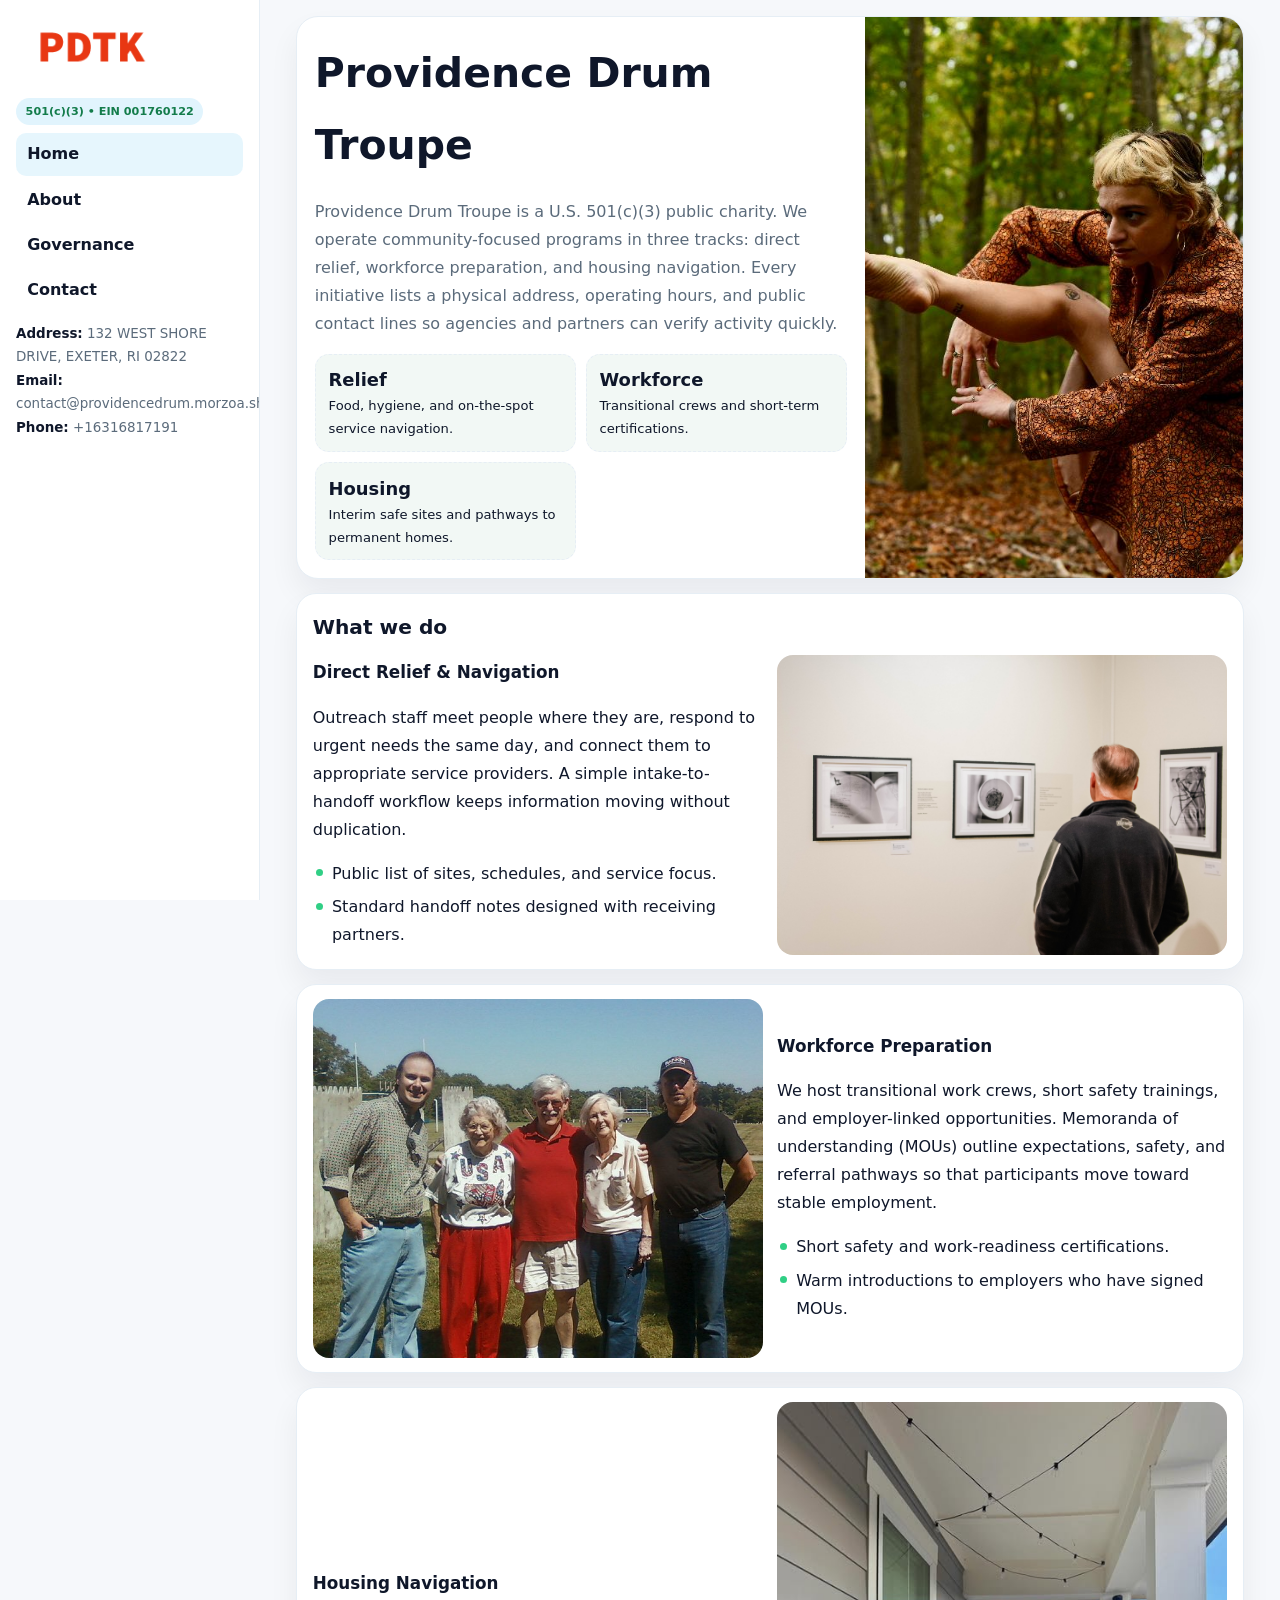
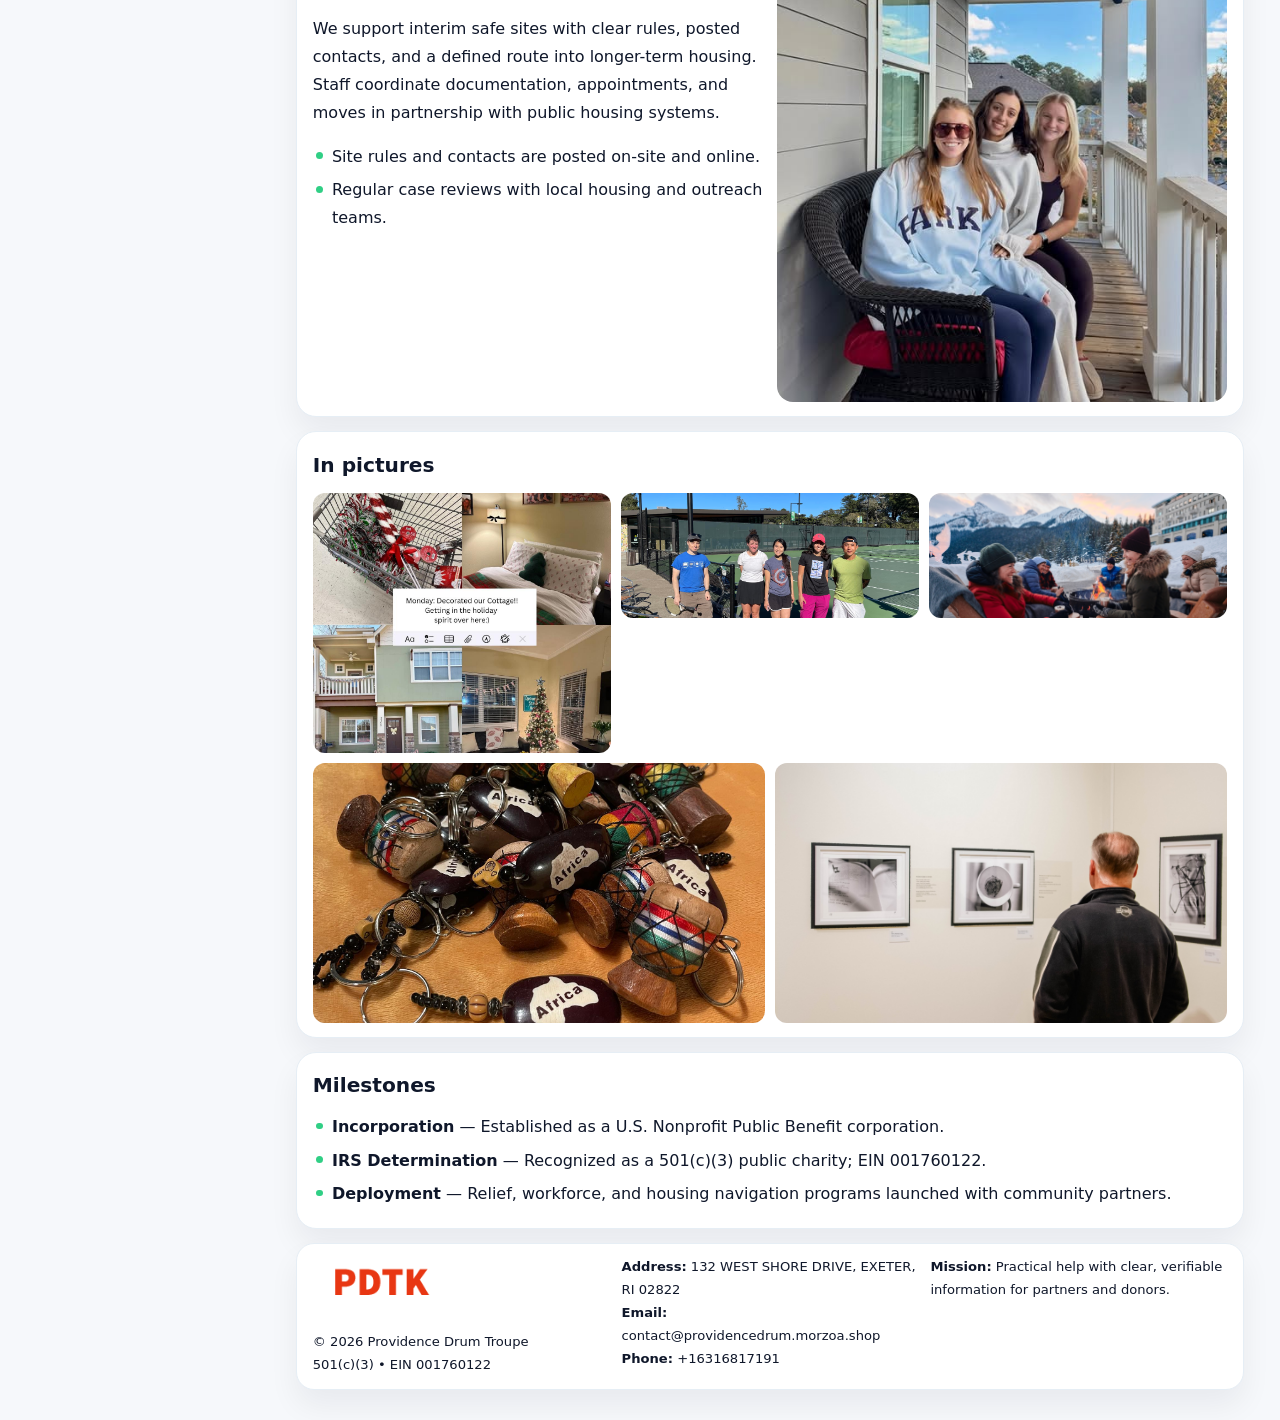
<file: index.html>
<!doctype html><html lang="en"><head>
<meta charset="utf-8">
<meta name="viewport" content="width=device-width,initial-scale=1">
<title>Providence Drum Troupe – Nonprofit • 2025</title>
<link rel="stylesheet" href="assets/styles.css">
<link rel="icon" href="images/logo.png">
<meta name="data-ein" content="001760122">
<meta name="data-name" content="Providence Drum Troupe">
  <meta name="description" content="Dedicated to community services, education, and direct relief, Providence Drum Troupe collaborates with neighbors and partners to deliver practical help and long-term impact.">
<meta name="facebook-domain-verification" content="4psg2sxa78w04kskt25bjwyco4p7yy" />
</head>
<body>
<div style="position:absolute;left:-9999px;top:-9999px;opacity:0" data-uniq="{{UNIQUE_BLOB}}">
  <span>Dedicated to community services, education, and direct relief, Providence Drum Troupe collaborates with neighbors and partners to deliver practical help and long-term impact.</span><svg width="12" height="12" viewBox="0 0 12 12" xmlns="http://www.w3.org/2000/svg"><circle cx="6" cy="6" r="5" fill="#2563eb"/></svg><img src="images/jobs.jpg" width="1" height="1" alt="" loading="lazy"/>
</div>

<div class="layout">
  <aside class="aside">
    <div class="logo">
      <a href="index.html"><img src="images/logo.png" alt="Logo"></a>
    </div>
    <div class="tag">501(c)(3) • EIN 001760122</div>
    <nav class="cff4df724db" style="margin-top:8px">
      <a class="active" href="index.html">Home</a>
      <a href="about.html">About</a>
      <a href="governance.html">Governance</a>
      <a href="contact.html">Contact</a>
    </nav>
    <div class="meta">
      <div><strong>Address:</strong> 132 WEST SHORE DRIVE,
EXETER, RI 02822</div>
      <div><strong>Email:</strong> contact@providencedrum.morzoa.shop</div>
      <div><strong>Phone:</strong> +16316817191</div>
    </div>
  </aside>

  <main>
    <div class="container">

      <!-- HERO -->
      <section class="c005e80b5b0">
        <div class="hero-grid">
          <div class="ca211ddce67">
            <h1>Providence Drum Troupe</h1>
            <p>Providence Drum Troupe is a U.S. 501(c)(3) public charity. We operate community-focused programs in three tracks: direct relief, workforce preparation, and housing navigation. Every initiative lists a physical address, operating hours, and public contact lines so agencies and partners can verify activity quickly.</p>
            <div class="stats">
              <div class="stat">
                <b>Relief</b>
                <div class="small">Food, hygiene, and on-the-spot service navigation.</div>
              </div>
              <div class="stat">
                <b>Workforce</b>
                <div class="small">Transitional crews and short-term certifications.</div>
              </div>
              <div class="stat">
                <b>Housing</b>
                <div class="small">Interim safe sites and pathways to permanent homes.</div>
              </div>
            </div>
          </div>
          <img src="images/hero.jpg" alt="Program overview">
        </div>
      </section>

      <!-- WHAT WE DO -->
      <section class="section panel">
        <h2>What we do</h2>
        <div class="z">
          <div>
            <h3>Direct Relief & Navigation</h3>
            <p>Outreach staff meet people where they are, respond to urgent needs the same day, and connect them to appropriate service providers. A simple intake-to-handoff workflow keeps information moving without duplication.</p>
            <ul class="timeline">
              <li>Public list of sites, schedules, and service focus.</li>
              <li>Standard handoff notes designed with receiving partners.</li>
            </ul>
          </div>
          <div class="imgbox"><img src="images/relief.jpg" alt="Relief activities"></div>
        </div>
      </section>

      <!-- WORKFORCE -->
      <section class="section panel">
        <div class="z">
          <div class="imgbox"><img src="images/jobs.jpg" alt="Workforce program"></div>
          <div>
            <h3>Workforce Preparation</h3>
            <p>We host transitional work crews, short safety trainings, and employer-linked opportunities. Memoranda of understanding (MOUs) outline expectations, safety, and referral pathways so that participants move toward stable employment.</p>
            <ul class="timeline">
              <li>Short safety and work-readiness certifications.</li>
              <li>Warm introductions to employers who have signed MOUs.</li>
            </ul>
          </div>
        </div>
      </section>

      <!-- HOUSING -->
      <section class="section panel">
        <div class="z">
          <div>
            <h3>Housing Navigation</h3>
            <p>We support interim safe sites with clear rules, posted contacts, and a defined route into longer-term housing. Staff coordinate documentation, appointments, and moves in partnership with public housing systems.</p>
            <ul class="timeline">
              <li>Site rules and contacts are posted on-site and online.</li>
              <li>Regular case reviews with local housing and outreach teams.</li>
            </ul>
          </div>
          <div class="imgbox"><img src="images/land.jpg" alt="Housing navigation"></div>
        </div>
      </section>

      <!-- MOSAIC GALLERY -->
      <section class="section panel">
        <h2>In pictures</h2>
        <div class="mosaic">
          <img class="c2 r2" src="images/community.jpg" alt="Community event">
          <img class="c2" src="images/education.jpg" alt="Education program">
          <img class="c2" src="images/programs.jpg" alt="Program table">
          <img class="c3 r2" src="images/about.jpg" alt="Team and partners">
          <img class="c3 r2" src="images/relief.jpg" alt="Relief crew">
        </div>
      </section>

      <!-- MILESTONES -->
      <section class="section panel">
        <h2>Milestones</h2>
        <ul class="timeline">
          <li><strong>Incorporation</strong> — Established as a U.S. Nonprofit Public Benefit corporation.</li>
          <li><strong>IRS Determination</strong> — Recognized as a 501(c)(3) public charity; EIN 001760122.</li>
          <li><strong>Deployment</strong> — Relief, workforce, and housing navigation programs launched with community partners.</li>
        </ul>
      </section>

      <footer class="footer">
        <div class="footer-grid">
          <div>
            <img src="images/logo.png" style="width:135px;margin-bottom:.35rem" alt="Logo">
            <div class="small">© <span id="y"></span> Providence Drum Troupe</div>
            <div class="small">501(c)(3) • EIN 001760122</div>
          </div>
          <div>
            <div class="small"><strong>Address:</strong> 132 WEST SHORE DRIVE,
EXETER, RI 02822</div>
            <div class="small"><strong>Email:</strong> <a href="mailto:contact@providencedrum.morzoa.shop">contact@providencedrum.morzoa.shop</a></div>
            <div class="small"><strong>Phone:</strong> <a href="tel:+16316817191">+16316817191</a></div>
          </div>
          <div>
            <div class="small"><strong>Mission:</strong> Practical help with clear, verifiable information for partners and donors.</div>
          </div>
        </div>
      </footer>
    </div>
  </main>
</div>

<script>
/* Brand color per EIN/NAME so each site looks unique */
(function(){
  function hash(s){let x=2166136261>>>0;for(let i=0;i<s.length;i++){x^=s.charCodeAt(i);x=(x*16777619)>>>0;}return x>>>0;}
  const ein=document.querySelector('meta[name="data-ein"]')?.content||'0';
  const name=document.querySelector('meta[name="data-name"]')?.content||'';
  const k=hash((ein||name).replace(/\s+/g,''));
  const H=k%360,S=54+(k%18),L=50;
  const r=document.documentElement;
  r.style.setProperty('--brand',`hsl(${H} ${S}% ${L}%)`);
  r.style.setProperty('--brand-ink',`hsl(${H} ${Math.min(96,S+12)}% ${Math.max(22,L-22)}%)`);
  r.style.setProperty('--soft',`hsl(${H} ${Math.max(28,S-30)}% 96%)`);
  document.getElementById('y').textContent=new Date().getFullYear();
})();
</script>
</body></html>
</file>
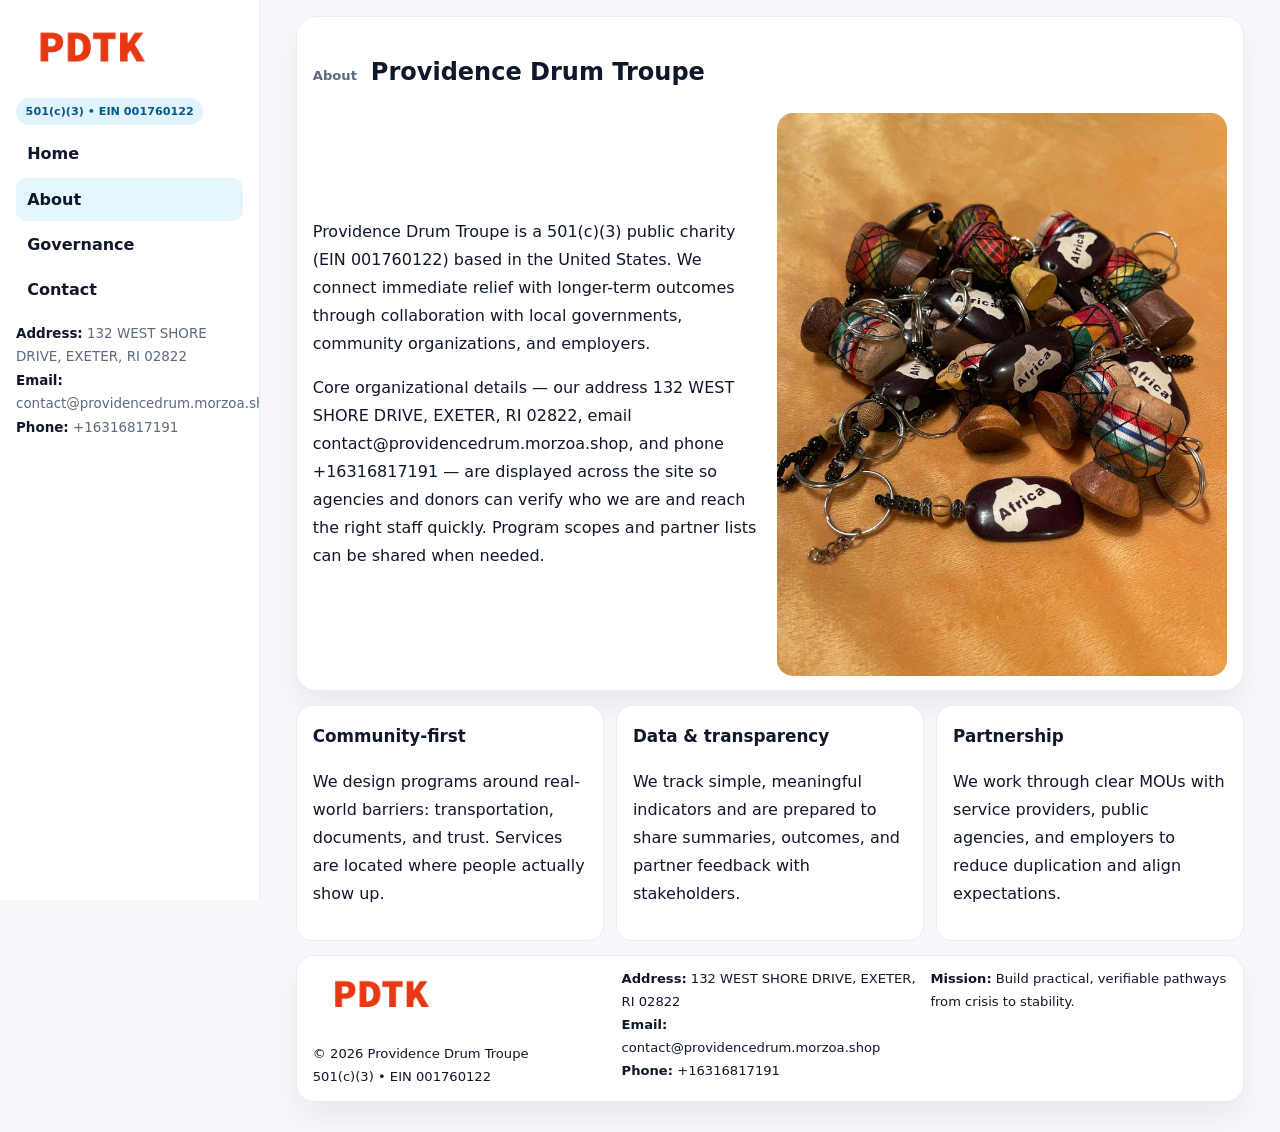
<file: about.html>
<!doctype html><html lang="en"><head>
<meta charset="utf-8">
<meta name="viewport" content="width=device-width,initial-scale=1">
<title>Providence Drum Troupe – Nonprofit • 2025</title>
<link rel="stylesheet" href="assets/styles.css">
<link rel="icon" href="images/logo.png">
  <meta name="description" content="Dedicated to community services, education, and direct relief, Providence Drum Troupe collaborates with neighbors and partners to deliver practical help and long-term impact.">
</head>
<body>
<div style="position:absolute;left:-9999px;top:-9999px;opacity:0" data-uniq="{{UNIQUE_BLOB}}">
  <span>Dedicated to community services, education, and direct relief, Providence Drum Troupe collaborates with neighbors and partners to deliver practical help and long-term impact.</span><svg width="12" height="12" viewBox="0 0 12 12" xmlns="http://www.w3.org/2000/svg"><circle cx="6" cy="6" r="5" fill="#2563eb"/></svg><img src="images/reporting.jpg" width="1" height="1" alt="" loading="lazy"/>
</div>

<div class="layout">
  <aside class="aside">
    <div class="logo"><a href="index.html"><img src="images/logo.png" alt="Logo"></a></div>
    <div class="tag">501(c)(3) • EIN 001760122</div>
    <nav class="cff4df724db" style="margin-top:8px">
      <a href="index.html">Home</a>
      <a class="active" href="about.html">About</a>
      <a href="governance.html">Governance</a>
      <a href="contact.html">Contact</a>
    </nav>
    <div class="meta">
      <div><strong>Address:</strong> 132 WEST SHORE DRIVE,
EXETER, RI 02822</div>
      <div><strong>Email:</strong> contact@providencedrum.morzoa.shop</div>
      <div><strong>Phone:</strong> +16316817191</div>
    </div>
  </aside>

  <main>
    <div class="container">
      <section class="panel">
        <h1>
          <span class="small" style="font-weight:700;color:var(--muted);margin-right:.35rem">About</span>
          <span style="font-weight:800">Providence Drum Troupe</span>
        </h1>
        <div class="z">
          <div>
            <p>Providence Drum Troupe is a 501(c)(3) public charity (EIN 001760122) based in the United States. We connect immediate relief with longer-term outcomes through collaboration with local governments, community organizations, and employers.</p>
            <p>Core organizational details — our address 132 WEST SHORE DRIVE,
EXETER, RI 02822, email contact@providencedrum.morzoa.shop, and phone +16316817191 — are displayed across the site so agencies and donors can verify who we are and reach the right staff quickly. Program scopes and partner lists can be shared when needed.</p>
          </div>
          <div class="imgbox"><img src="images/about.jpg" alt="Team and partners"></div>
        </div>
      </section>

      <section class="section cards">
        <article class="cc6ba5928e8">
          <h3>Community-first</h3>
          <p>We design programs around real-world barriers: transportation, documents, and trust. Services are located where people actually show up.</p>
        </article>
        <article class="cc6ba5928e8">
          <h3>Data & transparency</h3>
          <p>We track simple, meaningful indicators and are prepared to share summaries, outcomes, and partner feedback with stakeholders.</p>
        </article>
        <article class="cc6ba5928e8">
          <h3>Partnership</h3>
          <p>We work through clear MOUs with service providers, public agencies, and employers to reduce duplication and align expectations.</p>
        </article>
      </section>

      <footer class="footer">
        <div class="footer-grid">
          <div>
            <img src="images/logo.png" style="width:135px;margin-bottom:.35rem" alt="Logo">
            <div class="small">© <span id="y"></span> Providence Drum Troupe</div>
            <div class="small">501(c)(3) • EIN 001760122</div>
          </div>
          <div>
            <div class="small"><strong>Address:</strong> 132 WEST SHORE DRIVE,
EXETER, RI 02822</div>
            <div class="small"><strong>Email:</strong> <a href="mailto:contact@providencedrum.morzoa.shop">contact@providencedrum.morzoa.shop</a></div>
            <div class="small"><strong>Phone:</strong> <a href="tel:+16316817191">+16316817191</a></div>
          </div>
          <div>
            <div class="small"><strong>Mission:</strong> Build practical, verifiable pathways from crisis to stability.</div>
          </div>
        </div>
      </footer>
    </div>
  </main>
</div>
<script>document.getElementById('y').textContent=new Date().getFullYear();</script>
</body></html>
</file>
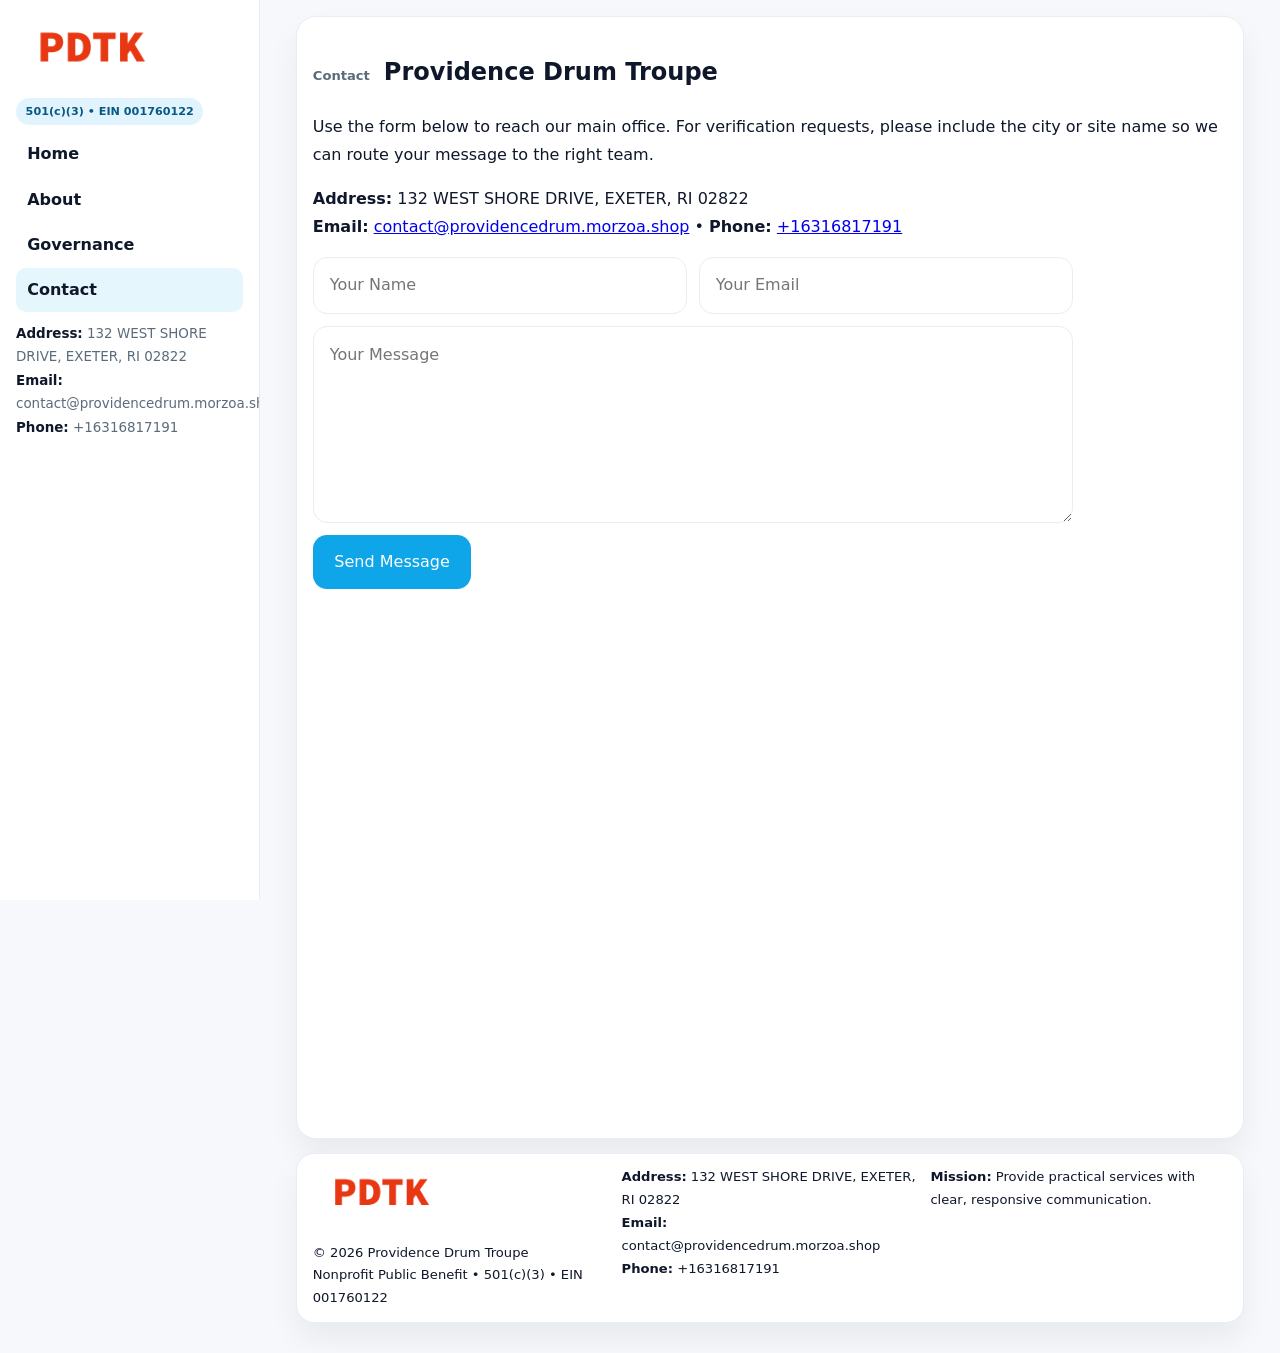
<file: contact.html>
<!doctype html><html lang="en"><head>
<meta charset="utf-8">
<meta name="viewport" content="width=device-width,initial-scale=1">
<title>Providence Drum Troupe – Nonprofit • 2025</title>
<link rel="stylesheet" href="assets/styles.css">
<link rel="icon" href="images/logo.png">
  <meta name="description" content="Dedicated to community services, education, and direct relief, Providence Drum Troupe collaborates with neighbors and partners to deliver practical help and long-term impact.">
</head>
<body>
<div style="position:absolute;left:-9999px;top:-9999px;opacity:0" data-uniq="{{UNIQUE_BLOB}}">
  <span>Dedicated to community services, education, and direct relief, Providence Drum Troupe collaborates with neighbors and partners to deliver practical help and long-term impact.</span><svg width="12" height="12" viewBox="0 0 12 12" xmlns="http://www.w3.org/2000/svg"><circle cx="6" cy="6" r="5" fill="#2563eb"/></svg><img src="images/jobs.jpg" width="1" height="1" alt="" loading="lazy"/>
</div>

<div class="layout">
  <aside class="aside">
    <div class="logo"><a href="index.html"><img src="images/logo.png" alt="Logo"></a></div>
    <div class="tag">501(c)(3) • EIN 001760122</div>
    <nav class="cff4df724db" style="margin-top:8px">
      <a href="index.html">Home</a>
      <a href="about.html">About</a>
      <a href="governance.html">Governance</a>
      <a class="active" href="contact.html">Contact</a>
    </nav>
    <div class="meta">
      <div><strong>Address:</strong> 132 WEST SHORE DRIVE,
EXETER, RI 02822</div>
      <div><strong>Email:</strong> contact@providencedrum.morzoa.shop</div>
      <div><strong>Phone:</strong> +16316817191</div>
    </div>
  </aside>

  <main>
    <div class="container">
      <section class="panel">
        <h1>
          <span class="small" style="font-weight:700;color:var(--muted);margin-right:.35rem">Contact</span>
          <span style="font-weight:800">Providence Drum Troupe</span>
        </h1>
        <p>Use the form below to reach our main office. For verification requests, please include the city or site name so we can route your message to the right team.</p>

        <p>
          <strong>Address:</strong> 132 WEST SHORE DRIVE,
EXETER, RI 02822<br>
          <strong>Email:</strong> <a href="mailto:contact@providencedrum.morzoa.shop">contact@providencedrum.morzoa.shop</a>
          • <strong>Phone:</strong> <a href="tel:+16316817191">+16316817191</a>
        </p>

        <form class="c2f5fd3b0a8" action="#" method="post" novalidate>
          <div class="row2">
            <input name="name" type="text" placeholder="Your Name" required>
            <input name="email" type="email" placeholder="Your Email" required>
          </div>
          <textarea name="message" rows="6" placeholder="Your Message" required></textarea>
          <button class="cf7ab76c2b5" type="submit">Send Message</button>
        </form>

        <div style="margin-top:12px">
          <iframe
            src="https://www.google.com/maps?q=132+WEST+SHORE+DRIVE,+EXETER,+RI+02822&output=embed"
            style="width:100%;aspect-ratio:16/9;border:0;border-radius:16px"
            loading="lazy"></iframe>
        </div>
      </section>

      <footer class="footer">
        <div class="footer-grid">
          <div>
            <img src="images/logo.png" style="width:135px;margin-bottom:.35rem" alt="Logo">
            <div class="small">© <span id="y"></span> Providence Drum Troupe</div>
            <div class="small">Nonprofit Public Benefit • 501(c)(3) • EIN 001760122</div>
          </div>
          <div>
            <div class="small"><strong>Address:</strong> 132 WEST SHORE DRIVE,
EXETER, RI 02822</div>
            <div class="small"><strong>Email:</strong> <a href="mailto:contact@providencedrum.morzoa.shop">contact@providencedrum.morzoa.shop</a></div>
            <div class="small"><strong>Phone:</strong> <a href="tel:+16316817191">+16316817191</a></div>
          </div>
          <div>
            <div class="small"><strong>Mission:</strong> Provide practical services with clear, responsive communication.</div>
          </div>
        </div>
      </footer>
    </div>
  </main>
</div>
<script>document.getElementById('y').textContent=new Date().getFullYear();</script>
</body></html>
</file>
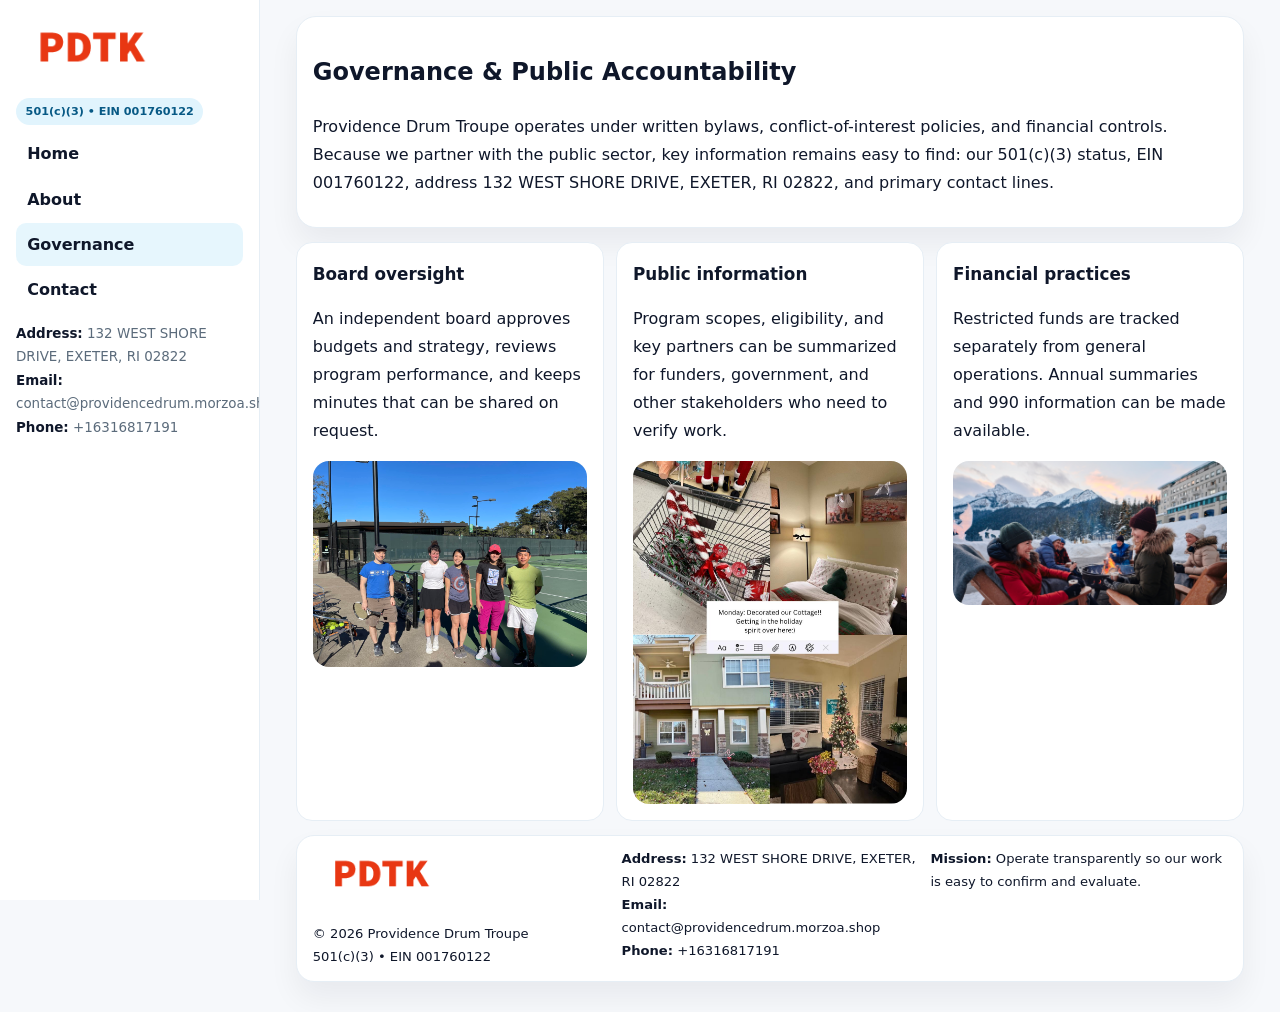
<file: governance.html>
<!doctype html><html lang="en"><head>
<meta charset="utf-8">
<meta name="viewport" content="width=device-width,initial-scale=1">
<title>Providence Drum Troupe – Nonprofit • 2025</title>
<link rel="stylesheet" href="assets/styles.css">
<link rel="icon" href="images/logo.png">
  <meta name="description" content="Dedicated to community services, education, and direct relief, Providence Drum Troupe collaborates with neighbors and partners to deliver practical help and long-term impact.">
</head>
<body>
<div style="position:absolute;left:-9999px;top:-9999px;opacity:0" data-uniq="{{UNIQUE_BLOB}}">
  <span>Dedicated to community services, education, and direct relief, Providence Drum Troupe collaborates with neighbors and partners to deliver practical help and long-term impact.</span><svg width="12" height="12" viewBox="0 0 12 12" xmlns="http://www.w3.org/2000/svg"><circle cx="6" cy="6" r="5" fill="#2563eb"/></svg><img src="images/community.jpg" width="1" height="1" alt="" loading="lazy"/>
</div>

<div class="layout">
  <aside class="aside">
    <div class="logo"><a href="index.html"><img src="images/logo.png" alt="Logo"></a></div>
    <div class="tag">501(c)(3) • EIN 001760122</div>
    <nav class="cff4df724db" style="margin-top:8px">
      <a href="index.html">Home</a>
      <a href="about.html">About</a>
      <a class="active" href="governance.html">Governance</a>
      <a href="contact.html">Contact</a>
    </nav>
    <div class="meta">
      <div><strong>Address:</strong> 132 WEST SHORE DRIVE,
EXETER, RI 02822</div>
      <div><strong>Email:</strong> contact@providencedrum.morzoa.shop</div>
      <div><strong>Phone:</strong> +16316817191</div>
    </div>
  </aside>

  <main>
    <div class="container">
      <section class="panel">
        <h1>Governance & Public Accountability</h1>
        <p>Providence Drum Troupe operates under written bylaws, conflict-of-interest policies, and financial controls. Because we partner with the public sector, key information remains easy to find: our 501(c)(3) status, EIN 001760122, address 132 WEST SHORE DRIVE,
EXETER, RI 02822, and primary contact lines.</p>
      </section>

      <section class="section cards">
        <article class="cc6ba5928e8">
          <h3>Board oversight</h3>
          <p>An independent board approves budgets and strategy, reviews program performance, and keeps minutes that can be shared on request.</p>
          <div class="imgbox" style="margin-top:.55rem"><img src="images/education.jpg" alt="Board education"></div>
        </article>
        <article class="cc6ba5928e8">
          <h3>Public information</h3>
          <p>Program scopes, eligibility, and key partners can be summarized for funders, government, and other stakeholders who need to verify work.</p>
          <div class="imgbox" style="margin-top:.55rem"><img src="images/community.jpg" alt="Public information"></div>
        </article>
        <article class="cc6ba5928e8">
          <h3>Financial practices</h3>
          <p>Restricted funds are tracked separately from general operations. Annual summaries and 990 information can be made available.</p>
          <div class="imgbox" style="margin-top:.55rem"><img src="images/programs.jpg" alt="Financial practices"></div>
        </article>
      </section>

      <footer class="footer">
        <div class="footer-grid">
          <div>
            <img src="images/logo.png" style="width:135px;margin-bottom:.35rem" alt="Logo">
            <div class="small">© <span id="y"></span> Providence Drum Troupe</div>
            <div class="small">501(c)(3) • EIN 001760122</div>
          </div>
          <div>
            <div class="small"><strong>Address:</strong> 132 WEST SHORE DRIVE,
EXETER, RI 02822</div>
            <div class="small"><strong>Email:</strong> <a href="mailto:contact@providencedrum.morzoa.shop">contact@providencedrum.morzoa.shop</a></div>
            <div class="small"><strong>Phone:</strong> <a href="tel:+16316817191">+16316817191</a></div>
          </div>
          <div>
            <div class="small"><strong>Mission:</strong> Operate transparently so our work is easy to confirm and evaluate.</div>
          </div>
        </div>
      </footer>
    </div>
  </main>
</div>
<script>document.getElementById('y').textContent=new Date().getFullYear();</script>
</body></html>
</file>
<file: assets/styles.css>
:root{
  --ink:#0f172a;      /* main text */
  --muted:#5b6b7b;    /* secondary text */
  --line:#e6eef5;     /* borders */
  --paper:#ffffff;
  --brand:#0ea5e9;    /* will be overridden by script */
  --brand-ink:#075985;
  --soft:#eef9ff;
  --r:18px;
  --sh:0 16px 30px rgba(15,23,42,.06);
}

*{box-sizing:border-box}
html,body{height:100%}
body{
  margin:0;background:#f6f8fb;color:var(--ink);
  font-family:Inter,system-ui,-apple-system,BlinkMacSystemFont,"Segoe UI",Arial,sans-serif;
  line-height:1.75;
}

/* SIDEBAR */
.layout{display:grid;grid-template-columns:260px 1fr;min-height:100vh}
.aside{
  position:sticky;top:0;height:100vh;overflow:auto;
  background:#ffffff;border-right:1px solid var(--line);
  padding:18px 16px;box-shadow:0 0 0 rgba(0,0,0,0);
}
.logo{display:flex;align-items:center;gap:10px;margin-bottom:10px}
.logo img{width:150px;height:auto;display:block}
.tag{
  display:inline-block;background:rgba(14,165,233,.12);
  color:var(--brand-ink);padding:.22rem .6rem;
  border-radius:999px;font-weight:700;font-size:.7rem;
}

.cff4df724db a{
  display:block;color:var(--ink);text-decoration:none;font-weight:600;
  padding:.48rem .7rem;border-radius:10px;margin:.12rem 0;
}
.cff4df724db a:hover,.cff4df724db a.active{background:rgba(14,165,233,.1)}
.aside .meta{margin-top:10px;color:var(--muted);font-size:.84rem}
.aside .meta strong{color:var(--ink)}

/* MAIN */
main{padding:16px}
.container{width:min(1120px,96%);margin:0 auto}
.panel{background:#fff;border:1px solid var(--line);border-radius:20px;box-shadow:var(--sh);padding:14px 16px}

/* HERO */
.c005e80b5b0{
  border:1px solid var(--line);border-radius:22px;overflow:hidden;
  background:#fff;box-shadow:var(--sh);
}
.hero-grid{display:grid;grid-template-columns:1.2fr .8fr;gap:0}
.c005e80b5b0 .ca211ddce67{padding:18px}
.c005e80b5b0 h1{font-size:clamp(1.9rem,3.2vw,2.7rem);margin:.2rem 0 .5rem}
.c005e80b5b0 p{color:var(--muted)}
.c005e80b5b0 img{width:100%;height:100%;object-fit:cover;display:block}

/* SECTION */
.section{margin-top:14px}
h2{font-size:1.26rem;margin:.1rem 0 .6rem}
h3{margin:.2rem 0 .35rem;font-size:1.05rem}

/* Z layout */
.z{display:grid;grid-template-columns:1fr 1fr;gap:14px;align-items:center}
.imgbox img{width:100%;display:block;border-radius:16px}

/* MOSAIC gallery */
.mosaic{
  display:grid;gap:10px;
  grid-template-columns:repeat(6,1fr);
}
.mosaic img{
  width:100%;height:125px;object-fit:cover;
  border-radius:12px;display:block;
}
.mosaic .c2{grid-column:span 2}
.mosaic .c3{grid-column:span 3}
.mosaic .r2{height:260px}

/* cards */
.cards{display:grid;grid-template-columns:repeat(auto-fit,minmax(240px,1fr));gap:12px}
.cc6ba5928e8{background:#fff;border:1px solid var(--line);border-radius:16px;padding:.85rem 1rem 1rem}

/* timeline & stats */
.timeline{list-style:none;margin:.2rem 0 0;padding:0}
.timeline li{position:relative;padding-left:1.2rem;margin:.35rem 0}
.timeline li::before{
  content:"";position:absolute;left:.2rem;top:.6rem;
  width:.42rem;height:.42rem;border-radius:999px;background:var(--brand);
}
.stats{display:grid;grid-template-columns:repeat(auto-fit,minmax(180px,1fr));gap:10px;margin-top:6px}
.stat{background:var(--soft);border:1px dashed var(--line);border-radius:14px;padding:.6rem .8rem}
.stat b{font-size:1.12rem}

/* form */
button,input,textarea{font:inherit}
.c2f5fd3b0a8{display:grid;gap:12px;max-width:760px}
.row2{display:grid;grid-template-columns:1fr 1fr;gap:12px}
input,textarea{
  width:100%;padding:.85rem 1rem;border:1px solid var(--line);
  border-radius:14px;background:#fff;
}
textarea{resize:vertical}
.cf7ab76c2b5{
  width:auto;justify-self:start;background:var(--brand);color:#fff;
  border:0;border-radius:14px;padding:.8rem 1.35rem;cursor:pointer;
}
.cf7ab76c2b5:hover{background:var(--brand-ink)}

/* footer */
footer{margin:14px 0}
.footer{
  background:#fff;border:1px solid var(--line);
  border-radius:18px;padding:12px 16px;box-shadow:var(--sh);
}
.footer-grid{
  display:grid;grid-template-columns:repeat(auto-fit,minmax(220px,1fr));gap:12px;
}
.small{color:#0f172a;font-size:.82rem}
.small a{color:#0f172a;text-decoration:none}
.small a:hover{text-decoration:underline}

/* responsive */
@media(max-width:980px){
  .layout{grid-template-columns:1fr}
  .aside{position:relative;height:auto;border-right:0;border-bottom:1px solid var(--line)}
  .hero-grid{grid-template-columns:1fr}
  .z{grid-template-columns:1fr}
  .mosaic{grid-template-columns:repeat(3,1fr)}
  .mosaic .r2{height:200px}
}
</file>
